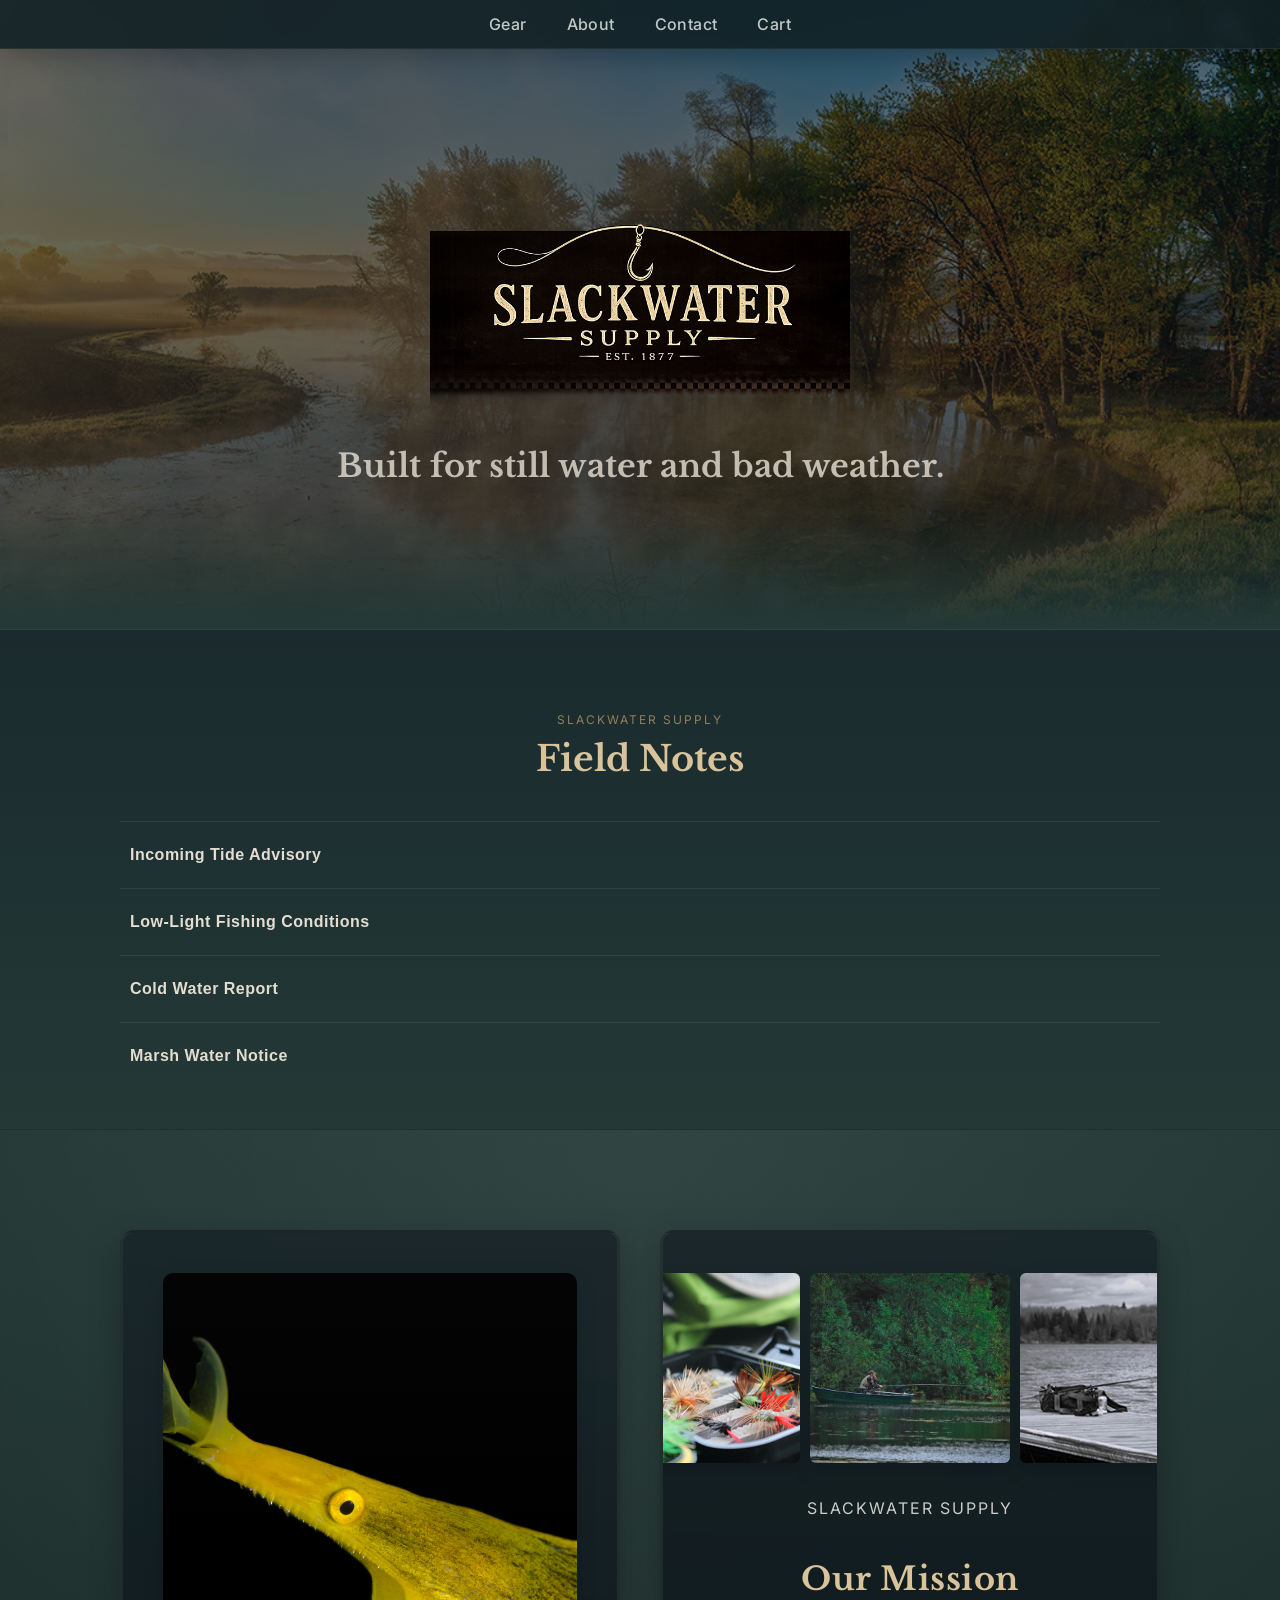
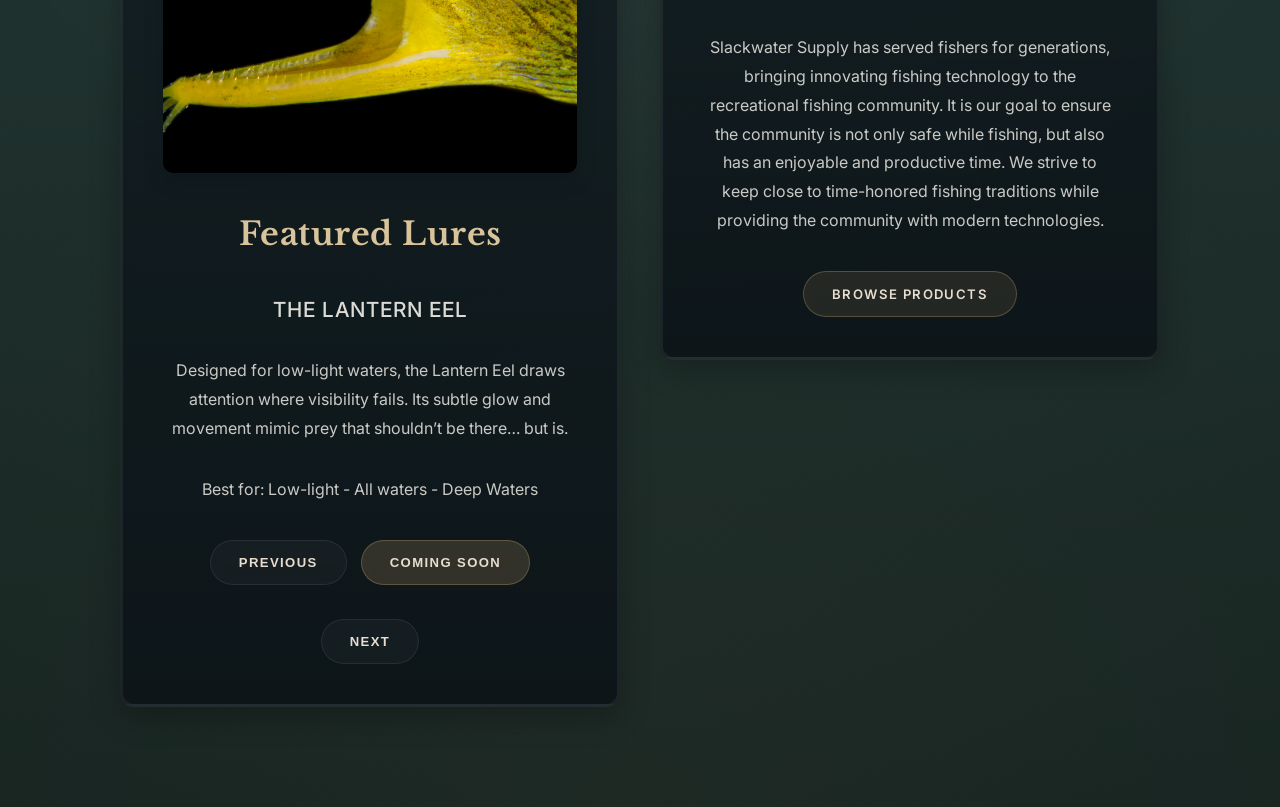
<file: index.html>
<!DOCTYPE html>
<html lang="en">
<head>
 <title>Slackwater Supply  Coastal Fishing Gear & Marsh Outfitter</title>

  <link rel="stylesheet" href="css/styles.css">

  <!fonts>
  <link href="https://fonts.googleapis.com/css2?family=Libre+Baskerville:wght@400;700&family=Inter:wght@300;400;600&display=swap" rel="stylesheet">

  <meta name="viewport" content="width=device-width, initial-scale=1.0">
  <meta
  name="description"
  content="Slackwater Supply provides coastal fishing gear, low-light tackle, and outfitter equipment designed for marsh waters and changing conditions."
>
</head>

<body>

<header>

  <nav>
  <div class="nav-right">

      <div class="dropdown">

        <a href="products.html">Gear</a>

        <div class="dropdown-content">
          <a href="#">Line-COMING SOON</a>
          <a href="#">Lures-COMING SOON</a>
          <a href="#">Utility-COMING SOON</a>
          <a href="#">Night Fishing-COMING SOON</a>
        </div>

      </div>
    
    <div class="dropdown">

      <a href="about.html">About</a>

       <div class="dropdown-content">
          <a href="#">Founders-COMING SOON</a>
          <a href="#">Business-COMING SOON</a>
          <a href="#">Products-COMING SOON</a>
          <a href="#">Awards-COMING SOON</a>
        </div>
             
    </div>


    <div class="dropdown">
      
        <a href="contact.html">Contact</a>
          <div class="dropdown-content">
          <a href="#">Locations-COMING SOON</a>
          <a href="#">Partnership-COMING SOON</a>
          <a href="#">Forms-COMING SOON</a>
        </div>
    
      </div>

    <div class="dropdown">

    <a href="cart.html">Cart</a>

  </div>
</div>

</nav>

 <section class="hero">

  <div class="hero-content">
 <a href="index.html">

    <img
        src="images/temp-logo.png"
        alt="Slackwater Supply Logo"
        class="hero-logo"
    >

</a>
  

 <h1 class="hero-title">
  Built for still water and bad weather.
</h1>
  </div>

</section>

</header>

<main>
<section class="field-notes">

  <div class="notes-header">
    <p class="section-label">Slackwater Supply</p>
    <h2>Field Notes</h2>
  </div>

  <div id="accordion-container">
  </div>

</section>
 <section class="feature-split">

  <div class="split-grid">

    <!LEFT! LURE!>
    <div class="split-left">
    <img
  src="images/lure.jpg"
  alt="Lantern Eel glowing fishing lure for low-light fishing conditions"
  class="feature-image"
  id="product-image"
>

<h2>Featured Lures</h2>

<h3 id="product-name">
  The Lantern Eel
</h3>

<p id="product-description">
  Designed for low-light waters, the Lantern Eel draws attention where visibility fails.
  Its subtle glow and movement mimic prey that shouldn’t be there… but is.
</p>

<p class="lure-meta" id="product-meta">
 Best for: Low-light - All waters - Deep Waters
</p>

  <div class="button-group">

  <button id="prev-product" class="cta-button secondary">
    Previous
  </button>

 <button
    class="cta-button primary"
    type="button"
>
    Coming Soon
</button>

  <button id="next-product" class="cta-button secondary">
    Next
  </button>

</div>
    </div>

    <!Right!MISSION!!>
<div class="split-right">

  <div class="mission-images">
  <img src="images/gear.jpg" class="mission-image"
  alt= "Fishing gear in a tackle box">
  <img src="images/boat.jpg" class="mission-image"
  alt="A boat on the water with a man fishing in it">
  <img src="images/dock.jpg" class="mission-image"
  alt= "A grayscale dock on the water with fisihing gear">
</div>
<p class="section-label">Slackwater Supply</p>
  <h2>Our Mission</h2>

  <div class="mission-text">
    <p>
      Slackwater Supply has served fishers for generations, bringing innovating fishing technology to the recreational fishing community.
        It is our goal to ensure the community is not only safe while fishing, but also has an enjoyable and productive time. 
        We strive to keep close to time-honored fishing traditions while providing the community with modern technologies. 
    </p>
  </div>

  <a href="products.html" class="cta-button">Browse Products</a>
</div> <!-- split-right -->

</div> <!-- split-grid -->

</section> <!-- feature-split -->

</main>
<script src="js/script.js"></script>
</body>
</html>
</file>
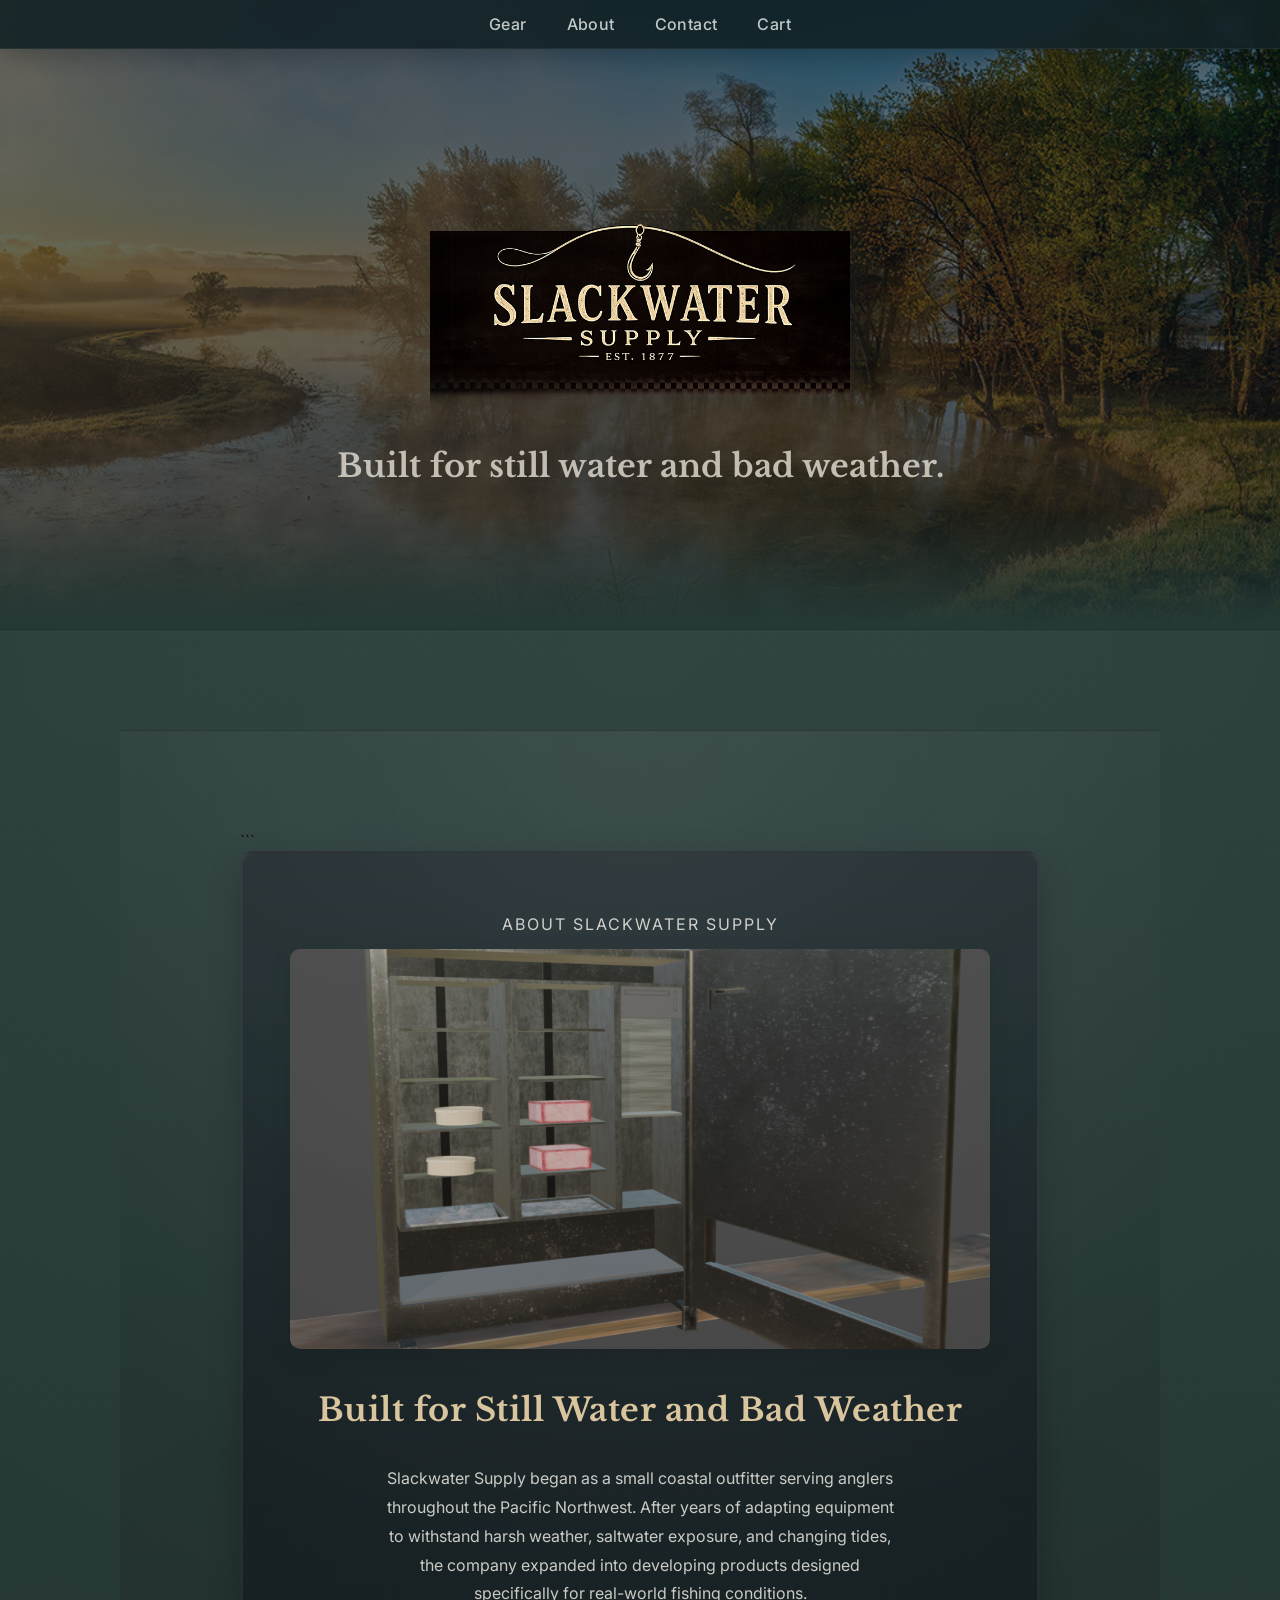
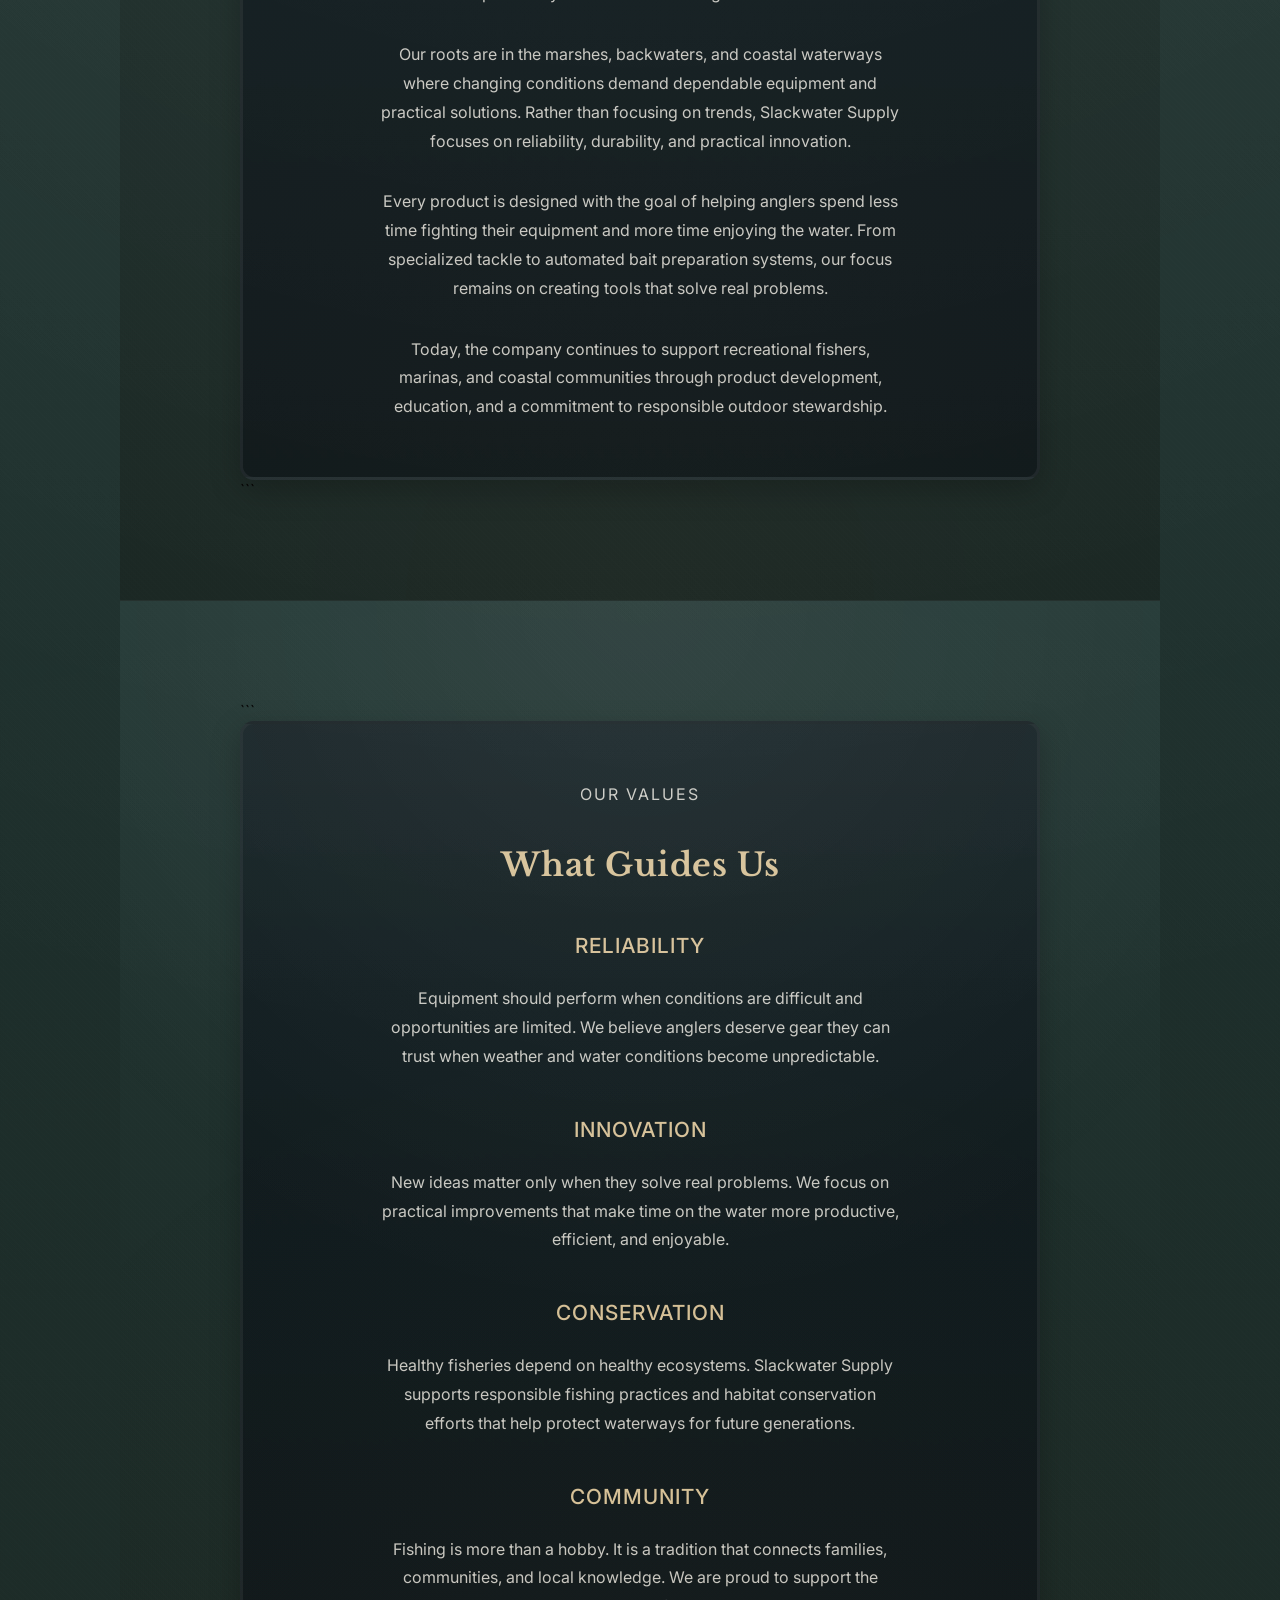
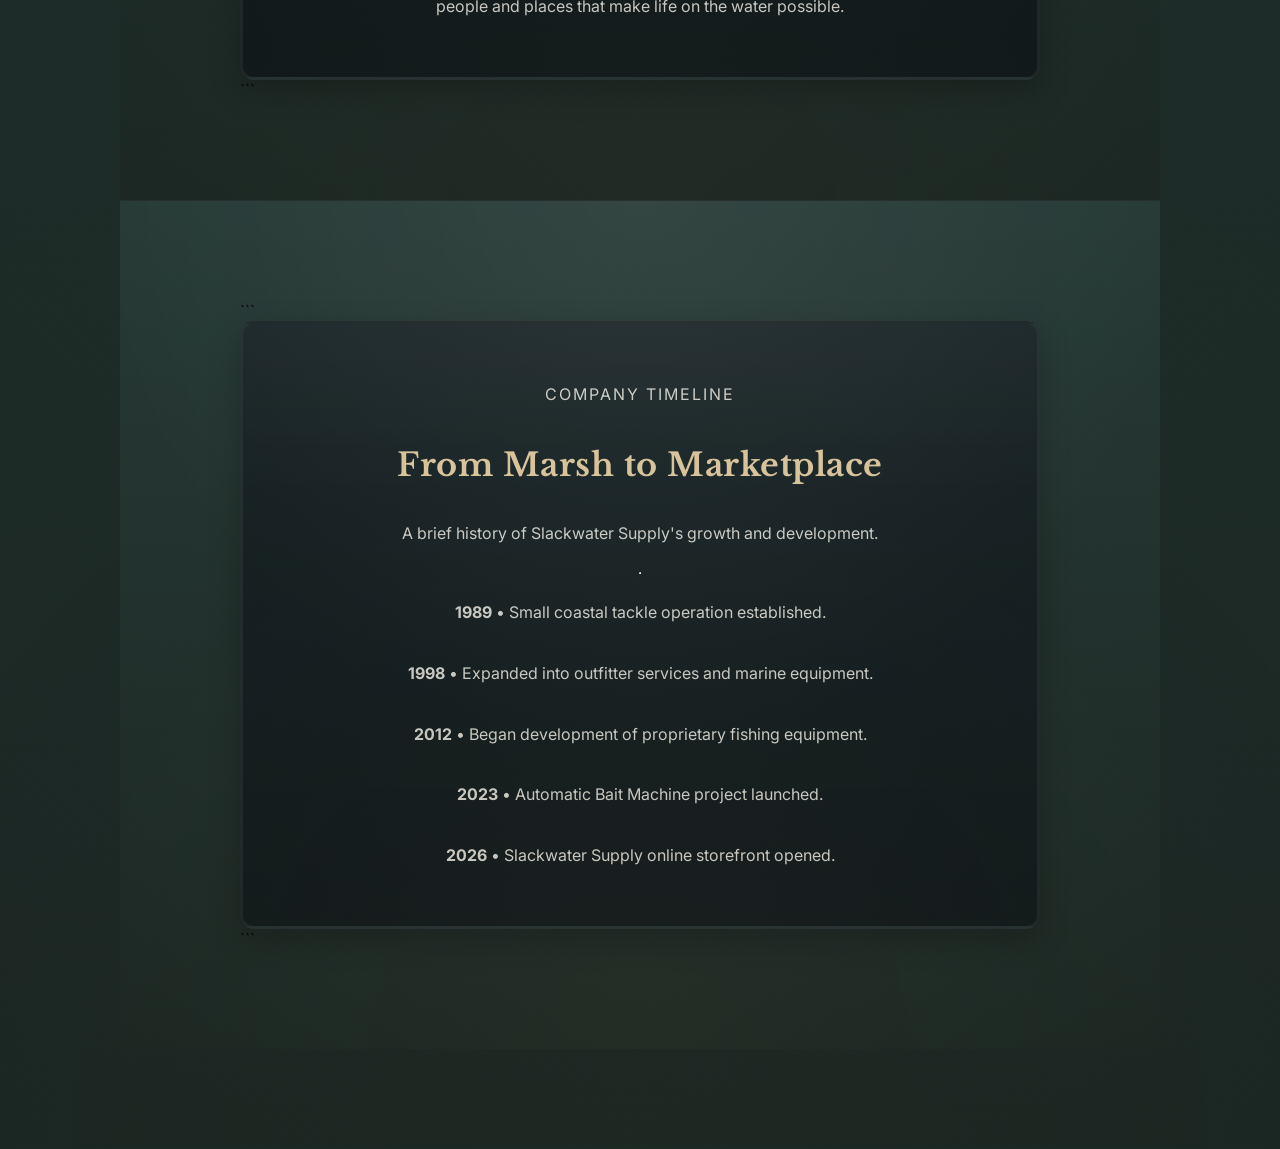
<file: about.html>
<!DOCTYPE html>
<html lang="en">

<head>

  <meta charset="UTF-8">

  <title>Slackwater Supply  Coastal Fishing Gear & Marsh Outfitter</title>

  <link rel="stylesheet" href="css/styles.css">

  <!fonts>
  <link
    href="https://fonts.googleapis.com/css2?family=Libre+Baskerville:wght@400;700&family=Inter:wght@300;400;600&display=swap"
    rel="stylesheet"
  >

  <meta name="viewport" content="width=device-width, initial-scale=1.0">

  <meta
    name="description"
    content="Slackwater Supply provides coastal fishing gear, low-light tackle, and outfitter equipment designed for marsh waters and changing conditions."
  >

</head>

<body>

<header>

  <nav>
<!navmenu>
  <div class="nav-right">

    <div class="dropdown">
      <a href="products.html">Gear</a>
      <div class="dropdown-content">
      </div>
    </div>
    
    <div class="dropdown">
      <a href="about.html">About</a>
      <div class="dropdown-content">
             
      </div>
    </div>

    <div class="dropdown">
        <a href="contact.html">Contact</a>
     <div class="dropdown-content">
  
        </div>
        </div>
    <div class="dropdown">

    <a href="cart.html">Cart</a>

</div>
  </div>
</div>

</nav>

 <section class="hero">

    <div class="hero-content">

  <a href="index.html">

    <img
        src="images/temp-logo.png"
        alt="Slackwater Supply"
        class="hero-logo"
    >

</a>

      <h1 class="hero-title">
        Built for still water and bad weather.
      </h1>

    </div>

  </section>

</header>

<main>

<main>

<section class="feature-split">

 <!-- ABOUT SECTION -->

<section class="feature-split">

```
<div class="split-left about-card">

    <p class="section-label">
        About Slackwater Supply
    </p>

    <img
        src="images/interiorshot.png"
        alt="Slackwater Supply History"
        class="feature-image"
    >

    <h2>
        Built for Still Water and Bad Weather
    </h2>

    <p>
        Slackwater Supply began as a small coastal outfitter
        serving anglers throughout the Pacific Northwest.
        After years of adapting equipment to withstand harsh
        weather, saltwater exposure, and changing tides, the
        company expanded into developing products designed
        specifically for real-world fishing conditions.
    </p>

    <p>
        Our roots are in the marshes, backwaters, and coastal
        waterways where changing conditions demand dependable
        equipment and practical solutions. Rather than focusing
        on trends, Slackwater Supply focuses on reliability,
        durability, and practical innovation.
    </p>

    <p>
        Every product is designed with the goal of helping
        anglers spend less time fighting their equipment and
        more time enjoying the water. From specialized tackle
        to automated bait preparation systems, our focus remains
        on creating tools that solve real problems.
    </p>

    <p>
        Today, the company continues to support recreational
        fishers, marinas, and coastal communities through
        product development, education, and a commitment to
        responsible outdoor stewardship.
    </p>

</div>
```

</section>

<!-- VALUES SECTION -->

<section class="feature-split">

```
<div class="split-left about-card">

    <p class="section-label">
        Our Values
    </p>

    <h2>
        What Guides Us
    </h2>

    <h3>
        Reliability
    </h3>

    <p>
        Equipment should perform when conditions are difficult
        and opportunities are limited. We believe anglers
        deserve gear they can trust when weather and water
        conditions become unpredictable.
    </p>

    <h3>
        Innovation
    </h3>

    <p>
        New ideas matter only when they solve real problems.
        We focus on practical improvements that make time on
        the water more productive, efficient, and enjoyable.
    </p>

    <h3>
        Conservation
    </h3>

    <p>
        Healthy fisheries depend on healthy ecosystems.
        Slackwater Supply supports responsible fishing
        practices and habitat conservation efforts that help
        protect waterways for future generations.
    </p>

    <h3>
        Community
    </h3>

    <p>
        Fishing is more than a hobby. It is a tradition that
        connects families, communities, and local knowledge.
        We are proud to support the people and places that
        make life on the water possible.
    </p>

</div>
```

</section>

<!-- TIMELINE SECTION -->

<section class="feature-split">

```
<div class="split-left about-card">

    <p class="section-label">
        Company Timeline
    </p>

    <h2>
        From Marsh to Marketplace
    </h2>

    <p>
        A brief history of Slackwater Supply's growth and
        development.
    </p>

    <hr>

    <p>
        <strong>1989</strong> • Small coastal tackle operation
        established.
    </p>

    <p>
        <strong>1998</strong> • Expanded into outfitter services
        and marine equipment.
    </p>

    <p>
        <strong>2012</strong> • Began development of proprietary
        fishing equipment.
    </p>

    <p>
        <strong>2023</strong> • Automatic Bait Machine project
        launched.
    </p>

    <p>
        <strong>2026</strong> • Slackwater Supply online
        storefront opened.
    </p>

</div>
```

</section>

    </div>

</div>


</section>


</main>


</body>
</html>
</file>
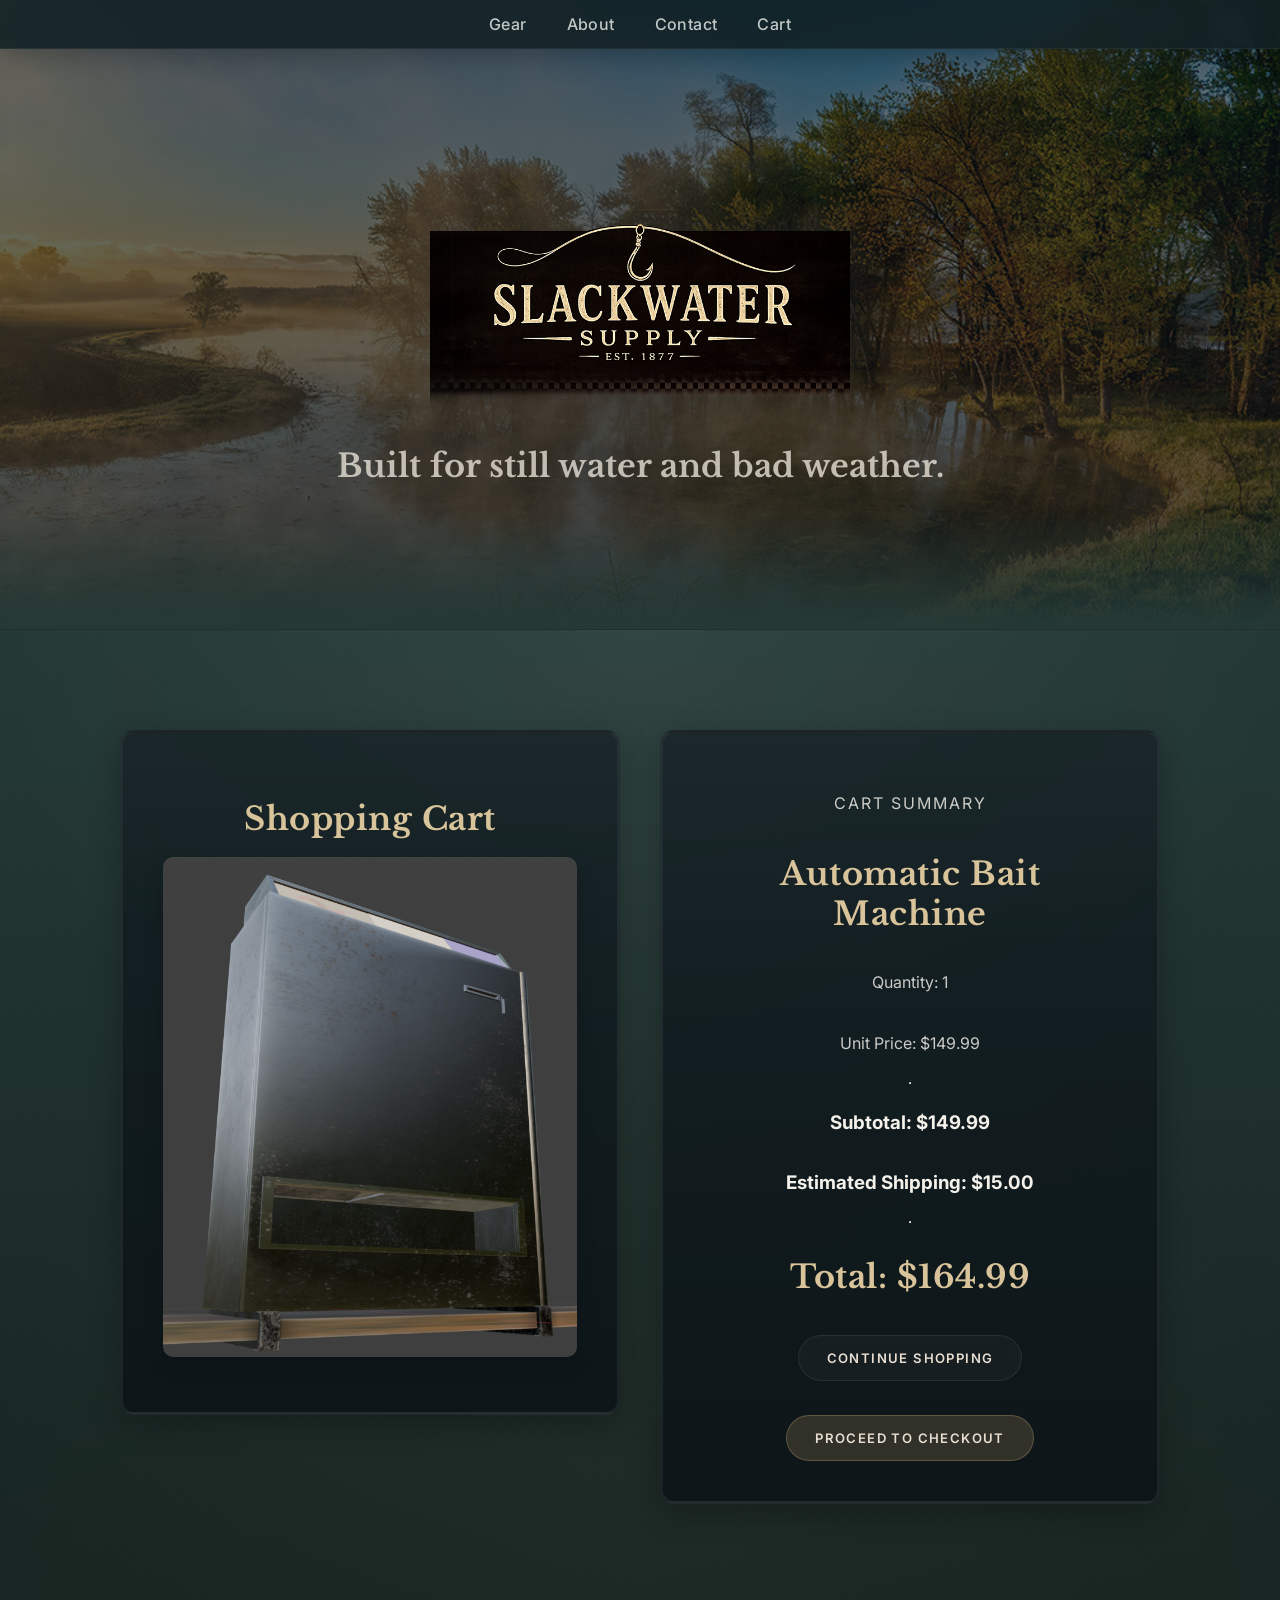
<file: cart.html>
<!DOCTYPE html>
<html lang="en">

<head>

  <meta charset="UTF-8">

  <title>Slackwater Supply  Coastal Fishing Gear & Marsh Outfitter</title>

  <link rel="stylesheet" href="css/styles.css">

  <!fonts>
  <link
    href="https://fonts.googleapis.com/css2?family=Libre+Baskerville:wght@400;700&family=Inter:wght@300;400;600&display=swap"
    rel="stylesheet"
  >

  <meta name="viewport" content="width=device-width, initial-scale=1.0">

  <meta
    name="description"
    content="Slackwater Supply provides coastal fishing gear, low-light tackle, and outfitter equipment designed for marsh waters and changing conditions."
  >

</head>

<body>

<header>

  <nav>
<!navmenu>
  <div class="nav-right">

    <div class="dropdown">
      <a href="Products.html">Gear</a>
      <div class="dropdown-content">
      </div>
    </div>
    
    <div class="dropdown">
      <a href="about.html">About</a>
      <div class="dropdown-content">
             
      </div>
    </div>

    <div class="dropdown">
        <a href="Contact.html">Contact</a>
     <div class="dropdown-content">
  
        </div>
        </div>
    <div class="dropdown">

    <a href="cart.html">Cart</a>

</div>
  </div>
</div>

</nav>

 <section class="hero">

    <div class="hero-content">

    <a href="index.html">

    <img
        src="images/temp-logo.png"
        alt="Slackwater Supply"
        class="hero-logo"
    >

</a>

      <h1 class="hero-title">
        Built for still water and bad weather.
      </h1>

    </div>

  </section>

</header>

<main>


<section class="feature-split cart-page">

  <div class="split-grid">


<div class="split-left">

  <h2>Shopping Cart</h2>

  <img
    src="images/heroshot.png"
    alt="Automatic Bait Machine"
    class="feature-image"
  >

</div>

<div class="split-right">

  <p class="section-label">
    Cart Summary
  </p>

  <h2>
    Automatic Bait Machine
  </h2>

  <p>
    Quantity: 1
  </p>

  <p>
    Unit Price: $149.99
  </p>

  <hr>

  <h3>
    Subtotal: $149.99
  </h3>

  <h3>
    Estimated Shipping: $15.00
  </h3>

  <hr>

  <h2>
    Total: $164.99
  </h2>

  <div class="button-group">

    <a
      href="Products.html"
      class="cta-button secondary"
    >
      Continue Shopping
    </a>

    <a
      href="checkout.html"
      class="cta-button primary"
    >
      Proceed To Checkout
    </a>

  </div>

</div>


</section>


</main>


</body>
</html>
</file>
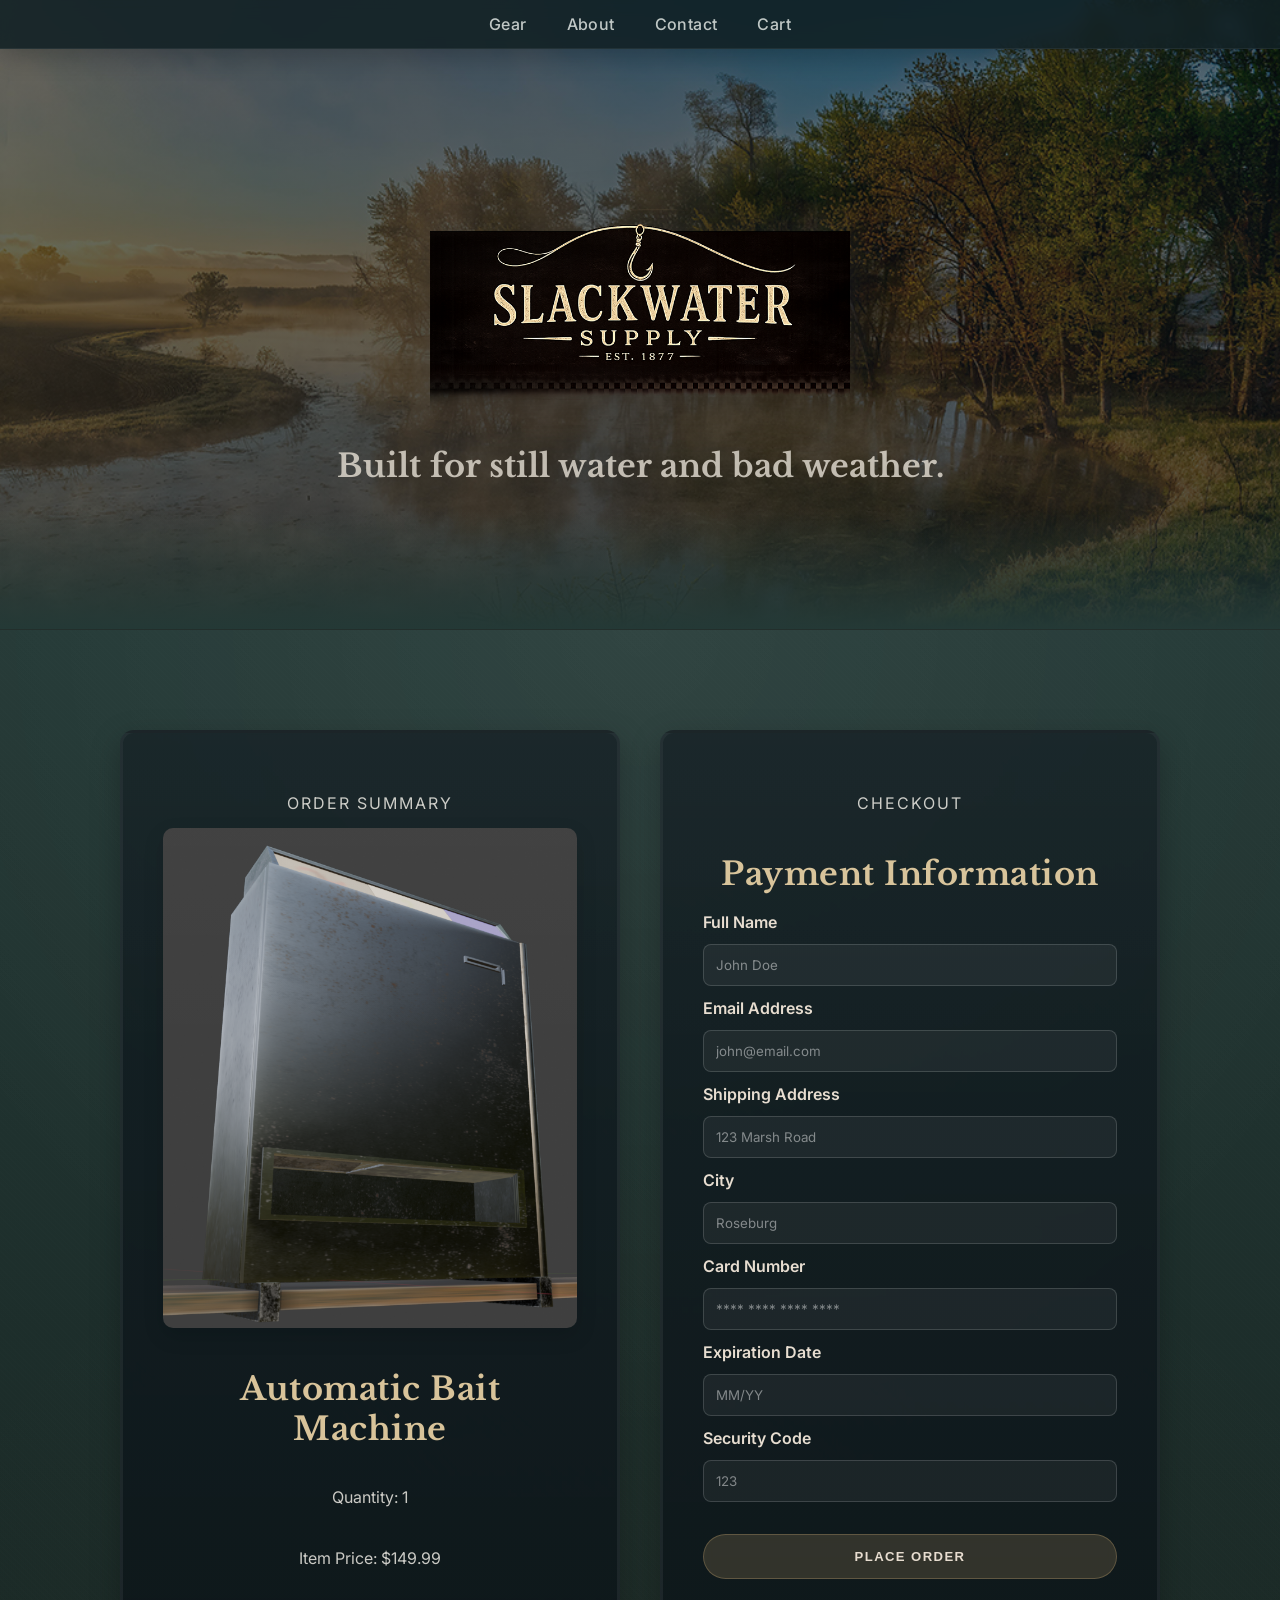
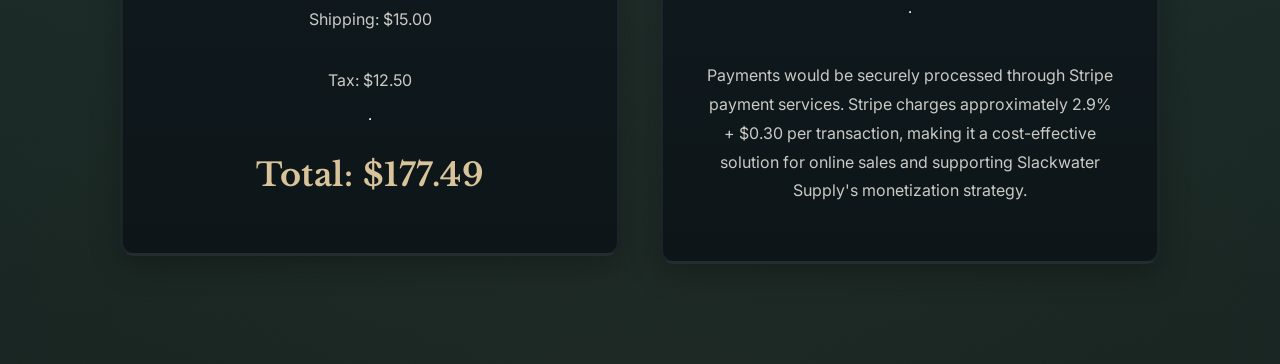
<file: checkout.html>
<!DOCTYPE html>
<html lang="en">

<head>

  <meta charset="UTF-8">

  <title>Slackwater Supply  Coastal Fishing Gear & Marsh Outfitter</title>

  <link rel="stylesheet" href="css/styles.css">

  <!fonts>
  <link
    href="https://fonts.googleapis.com/css2?family=Libre+Baskerville:wght@400;700&family=Inter:wght@300;400;600&display=swap"
    rel="stylesheet"
  >

  <meta name="viewport" content="width=device-width, initial-scale=1.0">

  <meta
    name="description"
    content="Slackwater Supply provides coastal fishing gear, low-light tackle, and outfitter equipment designed for marsh waters and changing conditions."
  >

</head>

<body>

<header>

  <nav>
<!navmenu>
  <div class="nav-right">

    <div class="dropdown">
      <a href="products.html">Gear</a>
      <div class="dropdown-content">
      </div>
    </div>
    
    <div class="dropdown">
      <a href="about.html">About</a>
      <div class="dropdown-content">
             
      </div>
    </div>

    <div class="dropdown">
        <a href="contact.html">Contact</a>
     <div class="dropdown-content">
  
        </div>
        </div>
    <div class="dropdown">

    <a href="cart.html">Cart</a>

</div>
  </div>
</div>

</nav>

 <section class="hero">

    <div class="hero-content">

  <a href="index.html">

    <img
        src="images/temp-logo.png"
        alt="Slackwater Supply"
        class="hero-logo"
    >

</a>

      <h1 class="hero-title">
        Built for still water and bad weather.
      </h1>

    </div>

  </section>

</header>

<main>

<main>

<section class="feature-split">

    <div class="split-grid">

        <!-- Left Card -->

<div class="split-left">

    <p class="section-label">
        Order Summary
    </p>

    <img
        src="images/heroshot.png"
        alt="Automatic Bait Machine"
        class="feature-image"
    >

    <h2>
        Automatic Bait Machine
    </h2>

    <p>
        Quantity: 1
    </p>

    <p>
        Item Price: $149.99
    </p>

    <p>
        Shipping: $15.00
    </p>

    <p>
        Tax: $12.50
    </p>

    <hr>

    <h2>
        Total: $177.49
    </h2>
</div>
        <!-- Right Card -->
<div class="split-right">

    <p class="section-label">
        Checkout
    </p>

    <h2>
        Payment Information
    </h2>

    <form class="checkout-form">

        <label for="name">
            Full Name
        </label>

        <input
            type="text"
            id="name"
            placeholder="John Doe"
        >

        <label for="email">
            Email Address
        </label>

        <input
            type="email"
            id="email"
            placeholder="john@email.com"
        >

        <label for="address">
            Shipping Address
        </label>

        <input
            type="text"
            id="address"
            placeholder="123 Marsh Road"
        >

        <label for="city">
            City
        </label>

        <input
            type="text"
            id="city"
            placeholder="Roseburg"
        >

        <label for="card">
            Card Number
        </label>

        <input
            type="text"
            id="card"
            placeholder="**** **** **** ****"
        >

        <label for="exp">
            Expiration Date
        </label>

        <input
            type="text"
            id="exp"
            placeholder="MM/YY"
        >

        <label for="cvv">
            Security Code
        </label>

        <input
            type="text"
            id="cvv"
            placeholder="123"
        >

        <button
            type="submit"
            class="cta-button primary"
        >
            Place Order
        </button>

    </form>

    <hr style="margin: 2rem 0;">

    <p>
        Payments would be securely processed through
        Stripe payment services. Stripe charges
        approximately 2.9% + $0.30 per transaction,
        making it a cost-effective solution for
        online sales and supporting Slackwater
        Supply's monetization strategy.
    </p>

</div>


</section>


</main>


</body>
</html>
</file>
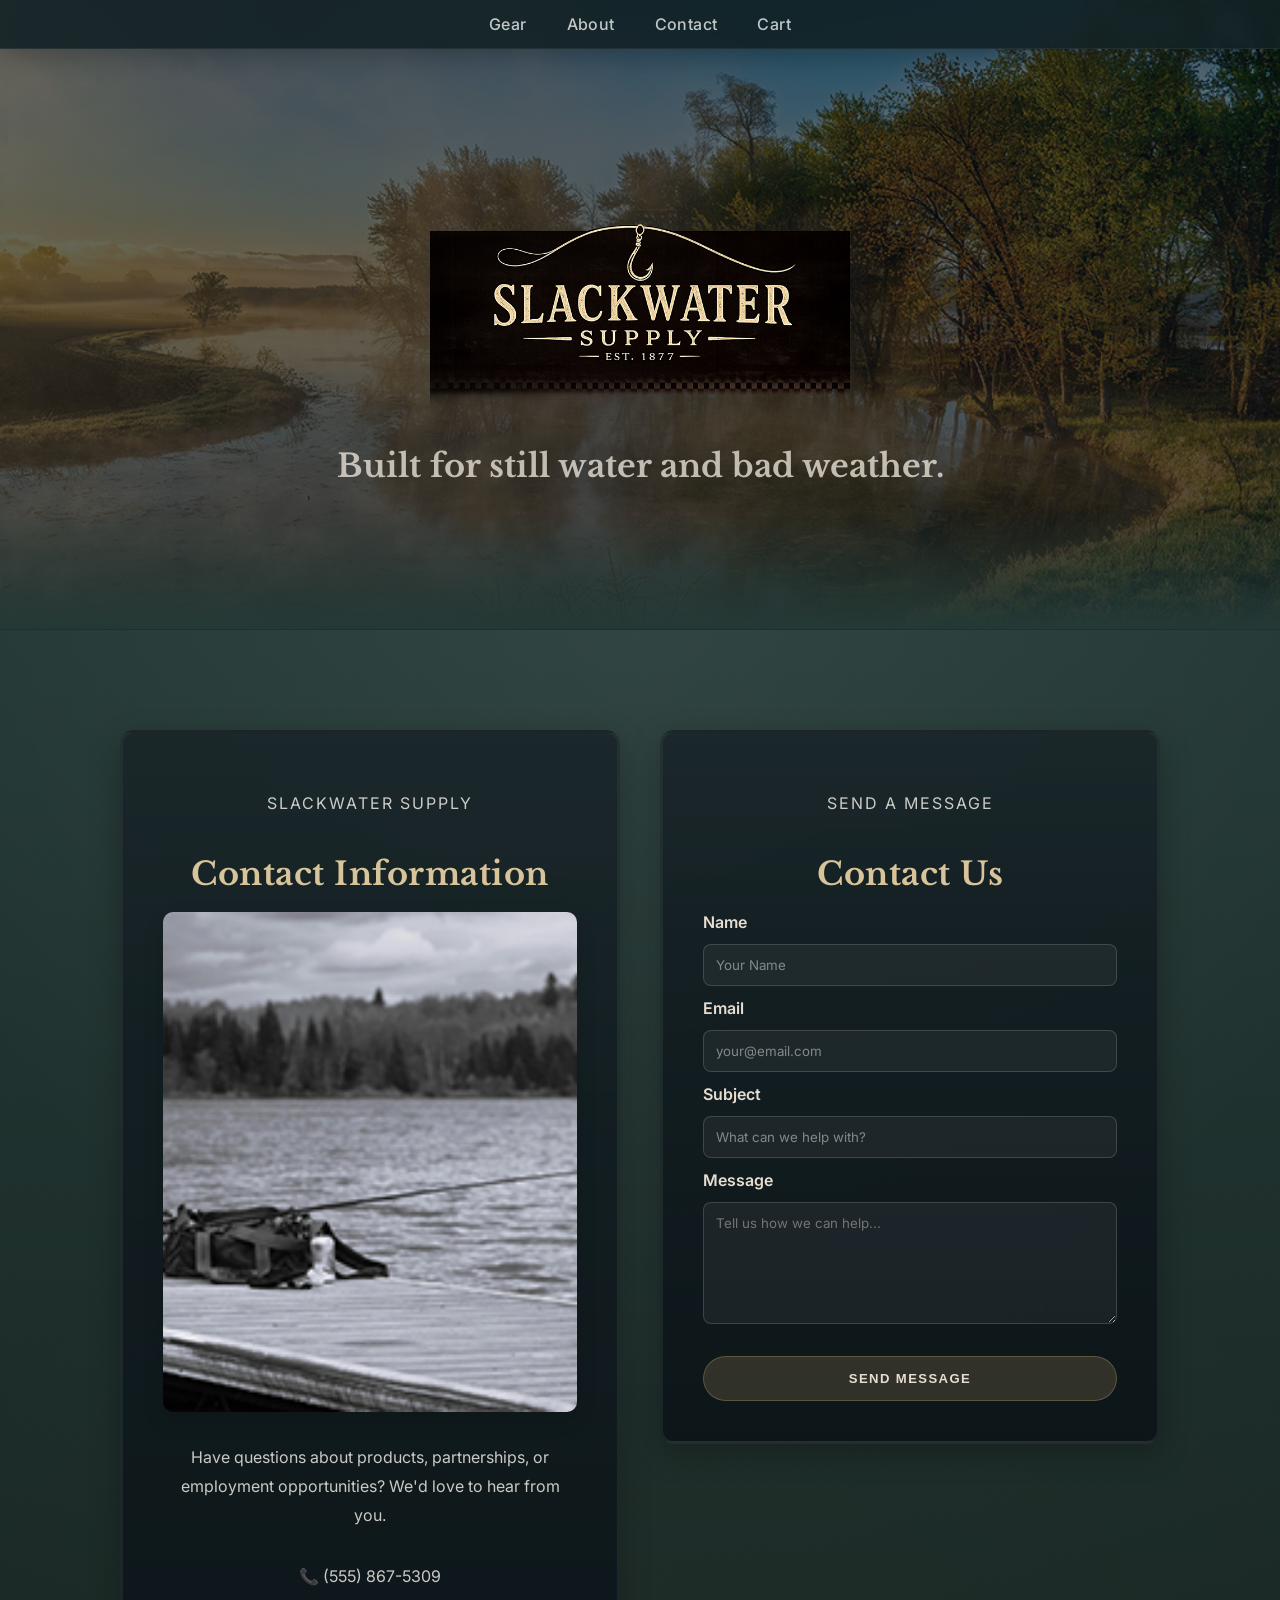
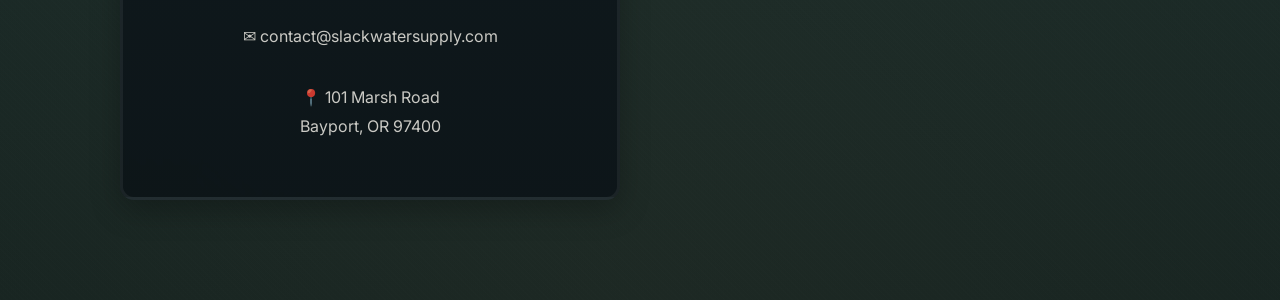
<file: contact.html>
<!DOCTYPE html>
<html lang="en">

<head>

  <meta charset="UTF-8">

  <title>Slackwater Supply  Coastal Fishing Gear & Marsh Outfitter</title>

  <link rel="stylesheet" href="css/styles.css">

  <!fonts>
  <link
    href="https://fonts.googleapis.com/css2?family=Libre+Baskerville:wght@400;700&family=Inter:wght@300;400;600&display=swap"
    rel="stylesheet"
  >

  <meta name="viewport" content="width=device-width, initial-scale=1.0">

  <meta
    name="description"
    content="Slackwater Supply provides coastal fishing gear, low-light tackle, and outfitter equipment designed for marsh waters and changing conditions."
  >

</head>

<body>

<header>

  <nav>
<!navmenu>
  <div class="nav-right">

    <div class="dropdown">
      <a href="products.html">Gear</a>
      <div class="dropdown-content">
      </div>
    </div>
    
    <div class="dropdown">
      <a href="about.html">About</a>
      <div class="dropdown-content">
             
      </div>
    </div>


    <div class="dropdown">
        <a href="contact.html">Contact</a>
     <div class="dropdown-content">
  
        </div>
        </div>
    <div class="dropdown">

    <a href="cart.html">Cart</a>

</div>
  </div>
</div>

</nav>

 <section class="hero">

    <div class="hero-content">

      <img
        src="images/temp-logo.png"
        alt="Slackwater Supply"
        class="hero-logo"
      >

      <!CHANGE ThiS ASAP!!!>

      <h1 class="hero-title">
        Built for still water and bad weather.
      </h1>

    </div>

  </section>

</header>

<main>


<section class="feature-split cart-page">

  <div class="split-grid">




    <!-- split-left -->
<div class="split-left">

    <p class="section-label">
        Slackwater Supply
    </p>

    <h2>
        Contact Information
    </h2>

    <img
        src="images/dock.jpg"
        alt="Slackwater Supply Dock"
        class="feature-image"
    >

    <p>
        Have questions about products, partnerships,
        or employment opportunities? We'd love to
        hear from you.
    </p>

    <p>
        📞 (555) 867-5309
    </p>

    <p>
        ✉ contact@slackwatersupply.com
    </p>

    <p>
        📍 101 Marsh Road<br>
        Bayport, OR 97400
    </p>

</div>

<!-- split-right -->
<div class="split-right">

    <p class="section-label">
        Send A Message
    </p>

    <h2>
        Contact Us
    </h2>

    <form class="checkout-form">

        <label for="name">
            Name
        </label>

        <input
            type="text"
            id="name"
            placeholder="Your Name"
        >

        <label for="email">
            Email
        </label>

        <input
            type="email"
            id="email"
            placeholder="your@email.com"
        >

        <label for="subject">
            Subject
        </label>

        <input
            type="text"
            id="subject"
            placeholder="What can we help with?"
        >

        <label for="message">
            Message
        </label>

        <textarea
            id="message"
            rows="6"
            placeholder="Tell us how we can help..."
        ></textarea>

        <button
            type="submit"
            class="cta-button primary"
        >
            Send Message
        </button>

    </form>

</div>



</section>


</main>


</body>
</html>
</file>
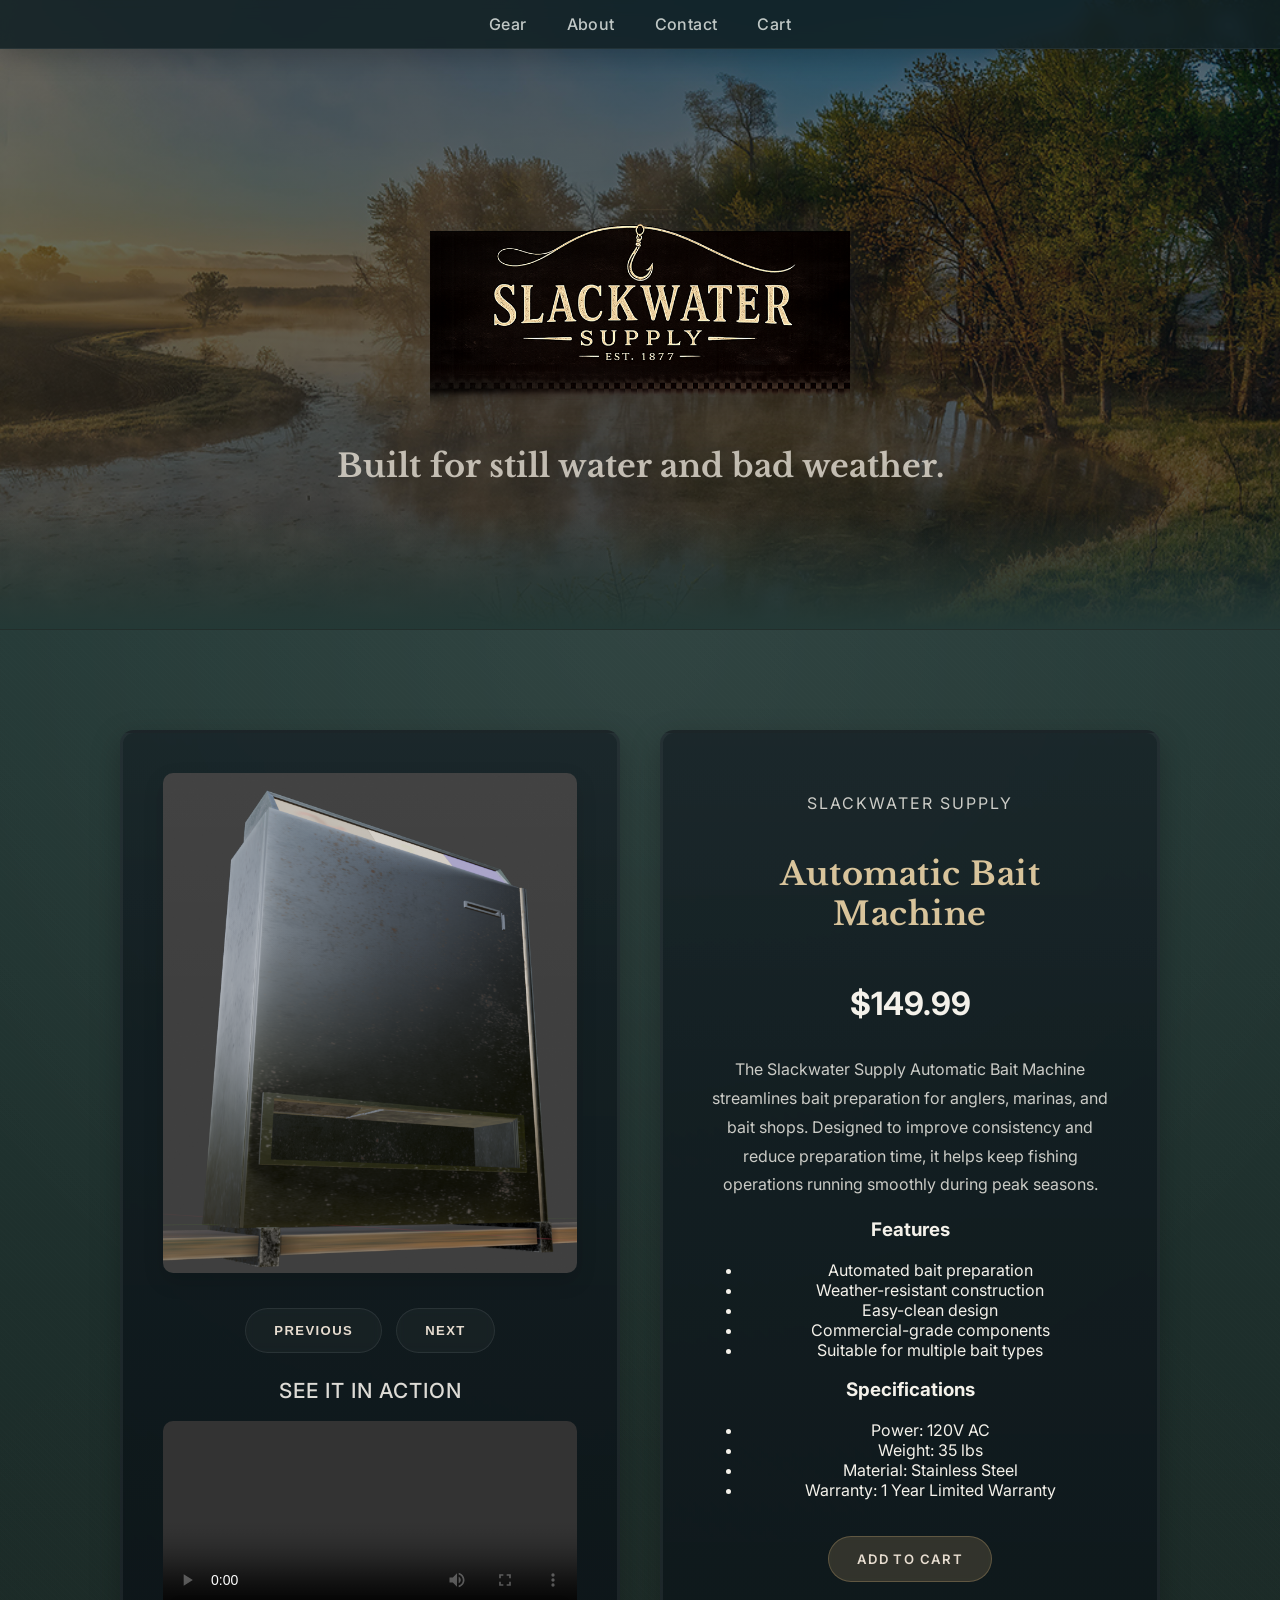
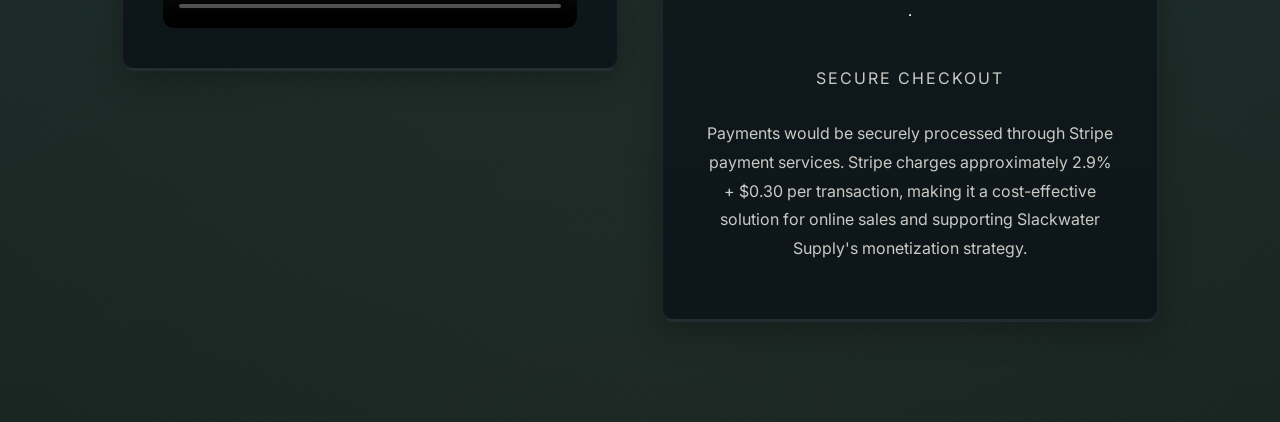
<file: products.html>
<!DOCTYPE html>
<html lang="en">

<head>

  <meta charset="UTF-8">

  <title>Slackwater Supply  Coastal Fishing Gear & Marsh Outfitter</title>

  <link rel="stylesheet" href="css/styles.css">

  <!fonts>
  <link
    href="https://fonts.googleapis.com/css2?family=Libre+Baskerville:wght@400;700&family=Inter:wght@300;400;600&display=swap"
    rel="stylesheet"
  >

  <meta name="viewport" content="width=device-width, initial-scale=1.0">

  <meta
    name="description"
    content="Slackwater Supply provides coastal fishing gear, low-light tackle, and outfitter equipment designed for marsh waters and changing conditions."
  >

</head>

<body>

<header>

    <nav>
<!navmenu>
  <div class="nav-right">

    <div class="dropdown">
      <a href="Products.html">Gear</a>
      <div class="dropdown-content">
      </div>
    </div>
    
    <div class="dropdown">
      <a href="about.html">About</a>
      <div class="dropdown-content">
             
      </div>
    </div>

    <div class="dropdown">
        <a href="Contact.html">Contact</a>
     <div class="dropdown-content">
  
        </div>
        </div>
    <div class="dropdown">

    <a href="cart.html">Cart</a>

</div>
  </div>
</div>

</nav>


  <section class="hero">

    <div class="hero-content">

     <a href="index.html">

    <img
        src="images/temp-logo.png"
        alt="Slackwater Supply"
        class="hero-logo"
    >

</a>

      <h1 class="hero-title">
        Built for still water and bad weather.
      </h1>

    </div>

  </section>

</header>

<main>

<section class="feature-split">

<div class="split-grid">

<!-- LEFT SIDE -->

<div class="split-left">

    <img
        src="images/heroshot.png"
        alt="Slackwater Supply Automatic Bait Machine"
        class="feature-image"
        id="gallery-image"
    >

    <div class="button-group">

        <button
            id="prev-image"
            class="cta-button secondary"
            type="button"
        >
            Previous
        </button>

        <button
            id="next-image"
            class="cta-button secondary"
            type="button"
        >
            Next
        </button>

     </div>

    <h3>See It In Action</h3>

    <video controls style="width:100%; max-width:500px; border-radius:10px;">

        <source
            src="videos/0001-0300.mp4"
            type="video/mp4"
        >

        Your browser does not support video playback.

    </video>
    

</div>

<!-- RIGHT SIDE -->

<div class="split-right">

    <p class="section-label">
        Slackwater Supply
    </p>

    <h2>
        Automatic Bait Machine
    </h2>

    <h3 style="font-size: 2rem; margin-bottom: 1rem;">
        $149.99
    </h3>

    <div class="mission-text">

        <p>
            The Slackwater Supply Automatic Bait Machine
            streamlines bait preparation for anglers,
            marinas, and bait shops. Designed to improve
            consistency and reduce preparation time,
            it helps keep fishing operations running
            smoothly during peak seasons.
        </p>

        <h3>Features</h3>

        <ul>

            <li>Automated bait preparation</li>

            <li>Weather-resistant construction</li>

            <li>Easy-clean design</li>

            <li>Commercial-grade components</li>

            <li>Suitable for multiple bait types</li>

        </ul>

        <h3>Specifications</h3>

        <ul>

            <li>Power: 120V AC</li>

            <li>Weight: 35 lbs</li>

            <li>Material: Stainless Steel</li>

            <li>Warranty: 1 Year Limited Warranty</li>

        </ul>

    </div>

    <div class="button-group">

        <a
            href="cart.html"
            class="cta-button primary"
        >
            Add To Cart
        </a>

    </div>

    <hr style="margin: 2rem 0;">

    <p class="section-label">
        Secure Checkout
    </p>

    <p>
        Payments would be securely processed through
        Stripe payment services. Stripe charges
        approximately 2.9% + $0.30 per transaction,
        making it a cost-effective solution for
        online sales and supporting Slackwater
        Supply's monetization strategy.
    </p>

</div>

</div>

</section>

</main>

<script>

const images = [

    "images/heroshot.png",
    "images/interiorshot.png",
    "images/secureshot.png"


];

let currentImage = 0;

const galleryImage =
document.getElementById("gallery-image");

document
.getElementById("next-image")
.addEventListener("click", () => {

    currentImage =
    (currentImage + 1) % images.length;

    galleryImage.src =
    images[currentImage];

});

document
.getElementById("prev-image")
.addEventListener("click", () => {

    currentImage =
    (currentImage - 1 + images.length)
    % images.length;

    galleryImage.src =
    images[currentImage];

});

</script>


</main>


</body>
</html>
</file>
<file: css/styles.css>
/* body */
body {
  font-family: 'Inter', sans-serif;
  margin: 0;
  background: #e7e2d9;
}

/* nav stuff*/
nav {
  background: rgba(18, 32, 36, 0.88);

  padding: 14px 90px;

  display: flex;
 justify-content: center;
  align-items: center;

  backdrop-filter: blur(8px);

  border-bottom:
    1px solid rgba(255,255,255,0.06);

  position: fixed;
  top: 0;

  z-index: 1000;
  width: 100%;
box-sizing: border-box;
box-shadow:
  0 8px 24px rgba(0,0,0,0.22);
  
  nav a:focus,
button:focus {
  outline: 2px solid rgba(184,155,106,0.8);

  outline-offset: 4px;
}
}

.nav-right {
  display: flex;

  justify-content: center;
  align-items: center;

  gap: 40px;

  width: 100%;
}

nav a {
  color: rgba(230,235,232,0.82);

  text-decoration: none;

  font-weight: 500;

  letter-spacing: 0.4px;

  transition:
    color 0.2s ease,
    opacity 0.2s ease;
}
nav a:hover {
  color: #d8c39a;
}
/* dropdown stuff */
.dropdown {
  position: relative;
}

.dropdown-content {
  position: absolute;
  top: 100%;
  left: 0;

background: rgba(22,35,39,0.96);
  border-radius: 6px;
  padding: 10px 0;
  min-width: 180px;
border: 1px solid rgba(255,255,255,0.06);
  box-shadow: 0 10px 20px rgba(0,0,0,0.3);

  /* lil animation to make dropdown fancy */
  opacity: 0;
  transform: translateY(10px);
  transition: 0.2s ease;
  pointer-events: none;
}

.dropdown-content a {
  display: block;
  padding: 10px 15px;
}

.dropdown-content a:hover {
  background: #3e5f5a;
}

.dropdown:hover .dropdown-content {
  opacity: 1;
  transform: translateY(0);
  pointer-events: auto;
}

.dropdown:focus-within .dropdown-content {
  opacity: 1;
  transform: translateY(0);
  pointer-events: auto;
}


/* HERO STUFF TO SAVE THE DAY*/
.hero {
  padding: 140px 60px 120px;
  color: white;

  position: relative;

  background:
    linear-gradient(
      to bottom,
      rgba(8,15,18,0.55),
      rgba(10,18,22,0.72)
    ),
    url("../images/river.jpg");

  background-size: cover;
  background-position: center;
}
.hero::after {
  content: "";

  position: absolute;

  left: 0;
  right: 0;
  bottom: 0;

  height: 120px;

  background:
    linear-gradient(
      to bottom,
      transparent,
      #243936
    );

  pointer-events: none;
}

.hero-content {
  max-width: none;
  margin: 0 auto;
  text-align: center;
}

.hero-logo {
  width: 420px;
  max-width: 100%;
  height: auto;

  display: block;
  margin: 0 auto 10px;
  filter:
  drop-shadow(0 0 18px rgba(255,255,255,0.08))
  drop-shadow(0 10px 30px rgba(0,0,0,0.45));
}
.hero-logo {
  margin-bottom: 25px;
  
}
.hero-title {
  font-family: 'Libre Baskerville', serif;

  font-size: 2rem;
  font-weight: 700;

  line-height: 1.2;

  margin-bottom: 20px;

 color: rgba(227,221,210,0.82);
 text-align: center;
}
.hero-title {
  margin-bottom: 24px;
}
.section-label {
  font-size: 0.75rem;

  text-transform: uppercase;

  letter-spacing: 2px;

  color: rgba(184,155,106,0.75);

  margin-bottom: 10px;
}


/* feature stuff/split*/
.feature-split {
  position: relative;

  padding: 100px 120px;

  background:
    linear-gradient(
      to bottom,
     #243936,
    #172421
    );
border-top:
  1px solid rgba(255,255,255,0.05);
  
}
.feature-split::before {
  content: "";
  position: absolute;
  inset: 0;

  background:
    repeating-linear-gradient(
      45deg,
      rgba(255,255,255,0.015),
      rgba(255,255,255,0.015) 1px,
      transparent 1px,
      transparent 4px
    );

  opacity: 0.4;
  pointer-events: none;
}
.feature-split::after {
  content: "";
  position: absolute;
  inset: 0;

background:
  radial-gradient(
    circle at top,
    rgba(255,255,255,0.06),
    transparent 55%
  ),
  radial-gradient(
    circle at bottom,
    rgba(184,155,106,0.04),
    transparent 60%
  );

  pointer-events: none;
  
}
.split-grid {
  position: relative;
  z-index: 1;
}
.split-left,
.split-right {
  color: #f4f1ea;
}
.split-left,
.split-right {
  transition:
    transform 0.25s ease,
    box-shadow 0.25s ease,
    border-color 0.25s ease;
}
.split-left:hover,
.split-right:hover {
  transform: translateY(-4px);

  border-color: rgba(184,155,106,0.25);

  box-shadow:
    0 18px 40px rgba(0,0,0,0.35);
}
.split-left::before,
.split-right::before {
  content: "";

  position: absolute;

  inset: 0;

  background:
    linear-gradient(
      to bottom,
      rgba(255,255,255,0.04),
      transparent 30%
    );

  opacity: 0.5;

  pointer-events: none;
}

.split-right h2,
.split-left h2 {
  font-family: 'Libre Baskerville', serif;

  font-size: 2rem;
  font-weight: 700;

  letter-spacing: 0.5px;

  color: #d8c39a;

  margin-bottom: 18px;
}
.split-right p,
.split-left p {
  line-height: 1.8;

  font-size: 1rem;

  color: rgba(244,241,234,0.82);

  max-width: 520px;
}
.split-grid {
  display: grid;
  grid-template-columns: 1fr 1fr;
  gap: 40px;
  align-items: start;
}
/* FIELD NOTES SECTION */
.field-notes {
  position: relative;

  padding: 70px 120px 40px;

  background:
    linear-gradient(
      to bottom,
      #1a2a2e,
      #243936
    );

  border-top:
    1px solid rgba(255,255,255,0.05);
}

.notes-header {
  text-align: center;

  margin-bottom: 40px;
}

.notes-header h2 {
  font-family: 'Libre Baskerville', serif;

  font-size: 2.2rem;

  color: #d8c39a;

  margin: 0;
}
/* ACCORDION */

#accordion-container {
  max-width: 1100px;
  margin: 0 auto;
}

.accordion-item {
  border-top:
    1px solid rgba(255,255,255,0.08);
}

.accordion-header {
  width: 100%;

  background: transparent;

  border: none;

  padding: 24px 10px;

  color: #e3ddd2;

  font-size: 1rem;
  font-weight: 600;

  letter-spacing: 0.5px;

  text-align: left;

  cursor: pointer;

  transition:
    color 0.2s ease,
    background 0.2s ease;
}

.accordion-header:hover {
  color: #d8c39a;
}

.accordion-content {
  padding: 0 10px 24px;

  color: rgba(244,241,234,0.78);

  line-height: 1.8;

  display: none;
}

.accordion-content p {
  margin: 0;
}
/* lefty*/
.split-left {
  display: flex;
  flex-direction: column;
  align-items: center;
  text-align: center;

 background:
  linear-gradient(
    to bottom,
    rgba(20,32,36,0.88),
    rgba(12,20,24,0.92)
  );

  padding: 40px;
  border-radius: 14px;

  border: 3px solid rgba(255,255,255,0.06);

  box-shadow:
    0 10px 30px rgba(0,0,0,0.25);

  backdrop-filter: blur(2px);
  overflow: hidden;
  position: relative;
}

  .split-left h3 {
  font-size: 1.3rem;

  font-weight: 500;

  letter-spacing: 1px;

  text-transform: uppercase;

  color: rgba(244,241,234,0.9);

  margin-top: -8px;
  margin-bottom: 18px;
}


/* righty*/
.split-right {
  display: flex;
  flex-direction: column;
  align-items: center;
  text-align: center;

 background:
  linear-gradient(
    to bottom,
    rgba(20,32,36,0.88),
    rgba(12,20,24,0.92)
  );

  padding: 40px;
  border-radius: 14px;

  border: 3px solid rgba(255,255,255,0.06);

  box-shadow:
    0 10px 30px rgba(0,0,0,0.25);

  backdrop-filter: blur(2px);
  overflow: hidden;
  position: relative;
}

/* pictures */
.feature-image {
  width: 100%;
  max-width: 420px;
  height: 260px;
  object-fit: cover;

  border-radius: 10px;
  display: block;
  margin: 0 auto 15px;

  box-shadow: 0 8px 20px rgba(0,0,0,0.15);

  .feature-image,
.mission-image {
  filter:
    brightness(0.82)
    contrast(1.05)
    saturate(0.9);
    

  transition:
    transform 0.3s ease,
    filter 0.3s ease;
}
.mission-images {
  display: flex;
  justify-content: center;
  align-items: center;

  gap: 14px;
}
.mission-image:nth-child(2) {
  transform: translateY(20px);
}
}

.mission-images {
  display: flex;
  justify-content: center;
  gap: 10px;
  margin-bottom: 15px;
  width: 100%;
}

.mission-image {
  width: 200px;
  height: 190px;

  object-fit: cover;
  border-radius: 6px;

  flex-shrink: 0;
  box-shadow: 0 8px 20px rgba(0,0,0,0.15);
}

/* cta buttons */
.cta-button {
  display: inline-block;

  margin-top: 20px;
  padding: 14px 28px;

  background: rgba(184,155,106,0.14);

  color: #e7ddd0;

  text-decoration: none;

  border-radius: 999px;

  border: 1px solid rgba(184,155,106,0.35);

  font-size: 0.82rem;
  font-weight: 600;

  letter-spacing: 1.4px;
  text-transform: uppercase;

  transition:
    background 0.25s ease,
    border-color 0.25s ease,
    transform 0.25s ease,
    box-shadow 0.25s ease;

  backdrop-filter: blur(4px);
}
.primary {
  background: rgba(184,155,106,0.22);
}

.secondary {
  background: rgba(255,255,255,0.04);

  border-color: rgba(255,255,255,0.08);
}
.button-group {
  display: flex;
  gap: 14px;
  flex-wrap: wrap;
  justify-content: center;
}
}
.cta-button {
  cursor: pointer;

  font-family: inherit;
}

/* catagories ( product and gear buttons)*/
.categories {
  display: grid;
  grid-template-columns: repeat(4, 1fr);
  background: #2f4a46;
}

.category {
  padding: 40px;
  text-align: center;
  color: white;
  border-right: 1px solid rgba(255,255,255,0.1);

  transition: 0.2s ease;
}

.category:hover {
  background: #3e5f5a;
  transform: translateY(-3px);
}
/* =========================
   MOBILE RESPONSIVE
========================= */

@media (max-width: 900px) {

  .split-grid {
    grid-template-columns: 1fr;
  }

  .hero,
  .field-notes,
  .feature-split {
    padding-left: 24px;
    padding-right: 24px;
  }

  .hero-logo {
    width: 240px;
  }

  .mission-images {
    flex-direction: column;
    align-items: center;
  }

  .mission-image {
    width: 100%;
    max-width: 320px;

    height: auto;
  }

  .nav-right {
    flex-wrap: wrap;
    justify-content: center;

    gap: 18px;
  }

  .hero-title {
    font-size: 1.6rem;
  }

  .tagline {
    font-size: 1rem;
  }

}



/* PRODUCT PAGE OVERRIDE */

.split-grid {
    display: grid !important;
    grid-template-columns: 1fr 1fr !important;
    gap: 40px !important;
    align-items: stretch;
}

.split-left,
.split-right {
    width: auto !important;
    margin: 0 !important;
    align-self: start;
}

.product-video {
    margin-top: 20px;
}

.split-left h3 {
    margin-top: 25px;
}
.feature-image {
  width: 100%;
  height: 500px;
  object-fit: cover;
}

/*CART PAGE OVERRIDE*/    
.split-grid {
    display: grid;
    grid-template-columns: 1fr 1fr;
    gap: 40px;
    align-items: start;
}

.split-left {
    grid-column: 1;
    margin: 0;
    align-self: start;
}

.split-right {
    grid-column: 2;
    margin: 0;
    align-self: start;
}

.checkout-form {
    width: 100%;
    max-width: 450px;

    display: flex;
    flex-direction: column;

    gap: 12px;
}

/*Checkout page!*/
.checkout-form label {
    text-align: left;

    color: #e7ddd0;

    font-weight: 600;
}

.checkout-form input {
    padding: 12px;

    border-radius: 8px;

    border: 1px solid rgba(255,255,255,0.15);

    background: rgba(255,255,255,0.05);

    color: #ffffff;

    font-family: inherit;
}

.checkout-form input::placeholder {
    color: rgba(255,255,255,0.45);
}

/* Contact Page*/
textarea {
    padding: 12px;

    border-radius: 8px;

    border: 1px solid rgba(255,255,255,0.15);

    background: rgba(255,255,255,0.05);

    color: #ffffff;

    resize: vertical;

    font-family: inherit;
}

/* ABOUT PAGE */

.about-card {
    max-width: 1000px;
    margin: 0 auto;
}

.about-card .feature-image {
    max-width: 700px;
    height: 400px;
}

.about-card h3 {
    color: #d8c39a;
    margin-top: 30px;
    margin-bottom: 10px;
}
/*to do: too much white space........add some background texture? It's boring! 
Get better pictures.. 
creepy hidden page if there's time? 
Get better images. Deep sea? 
Adjust colors! Too bright
Git guud*/
</file>
